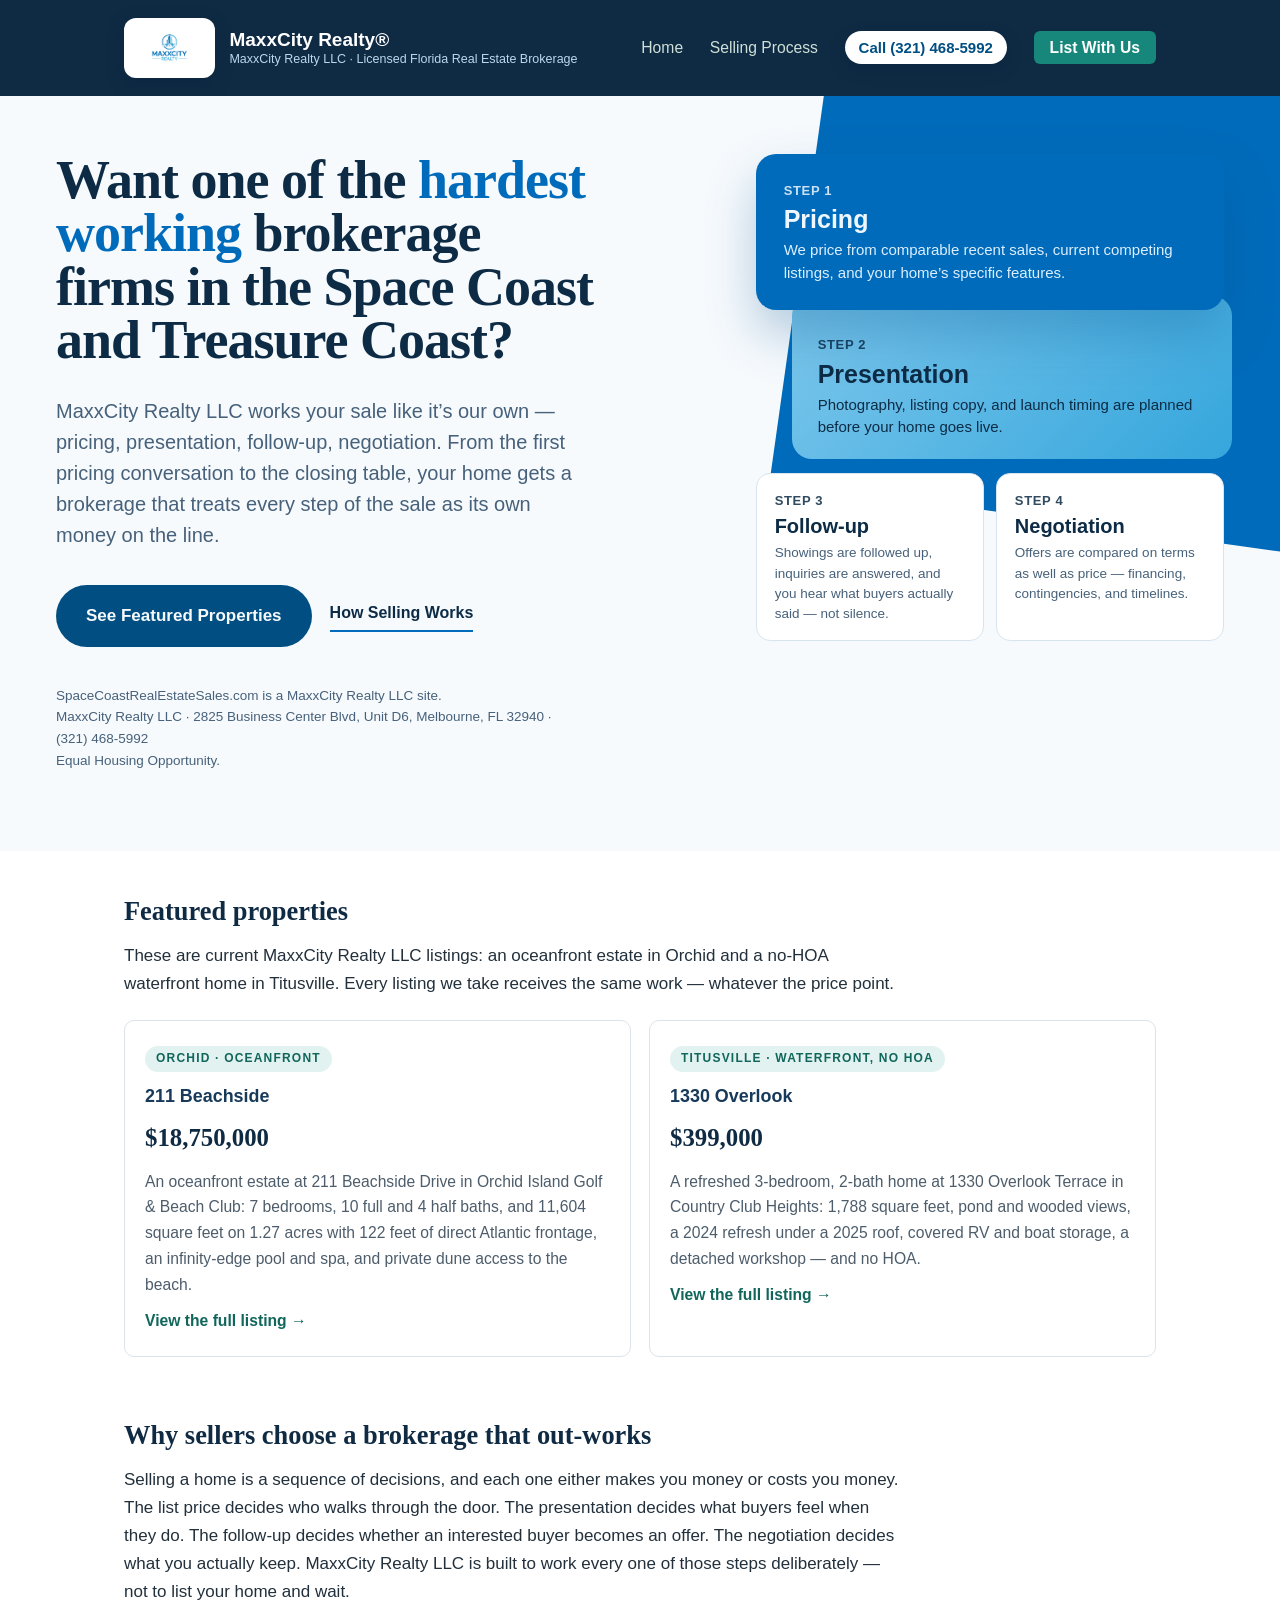
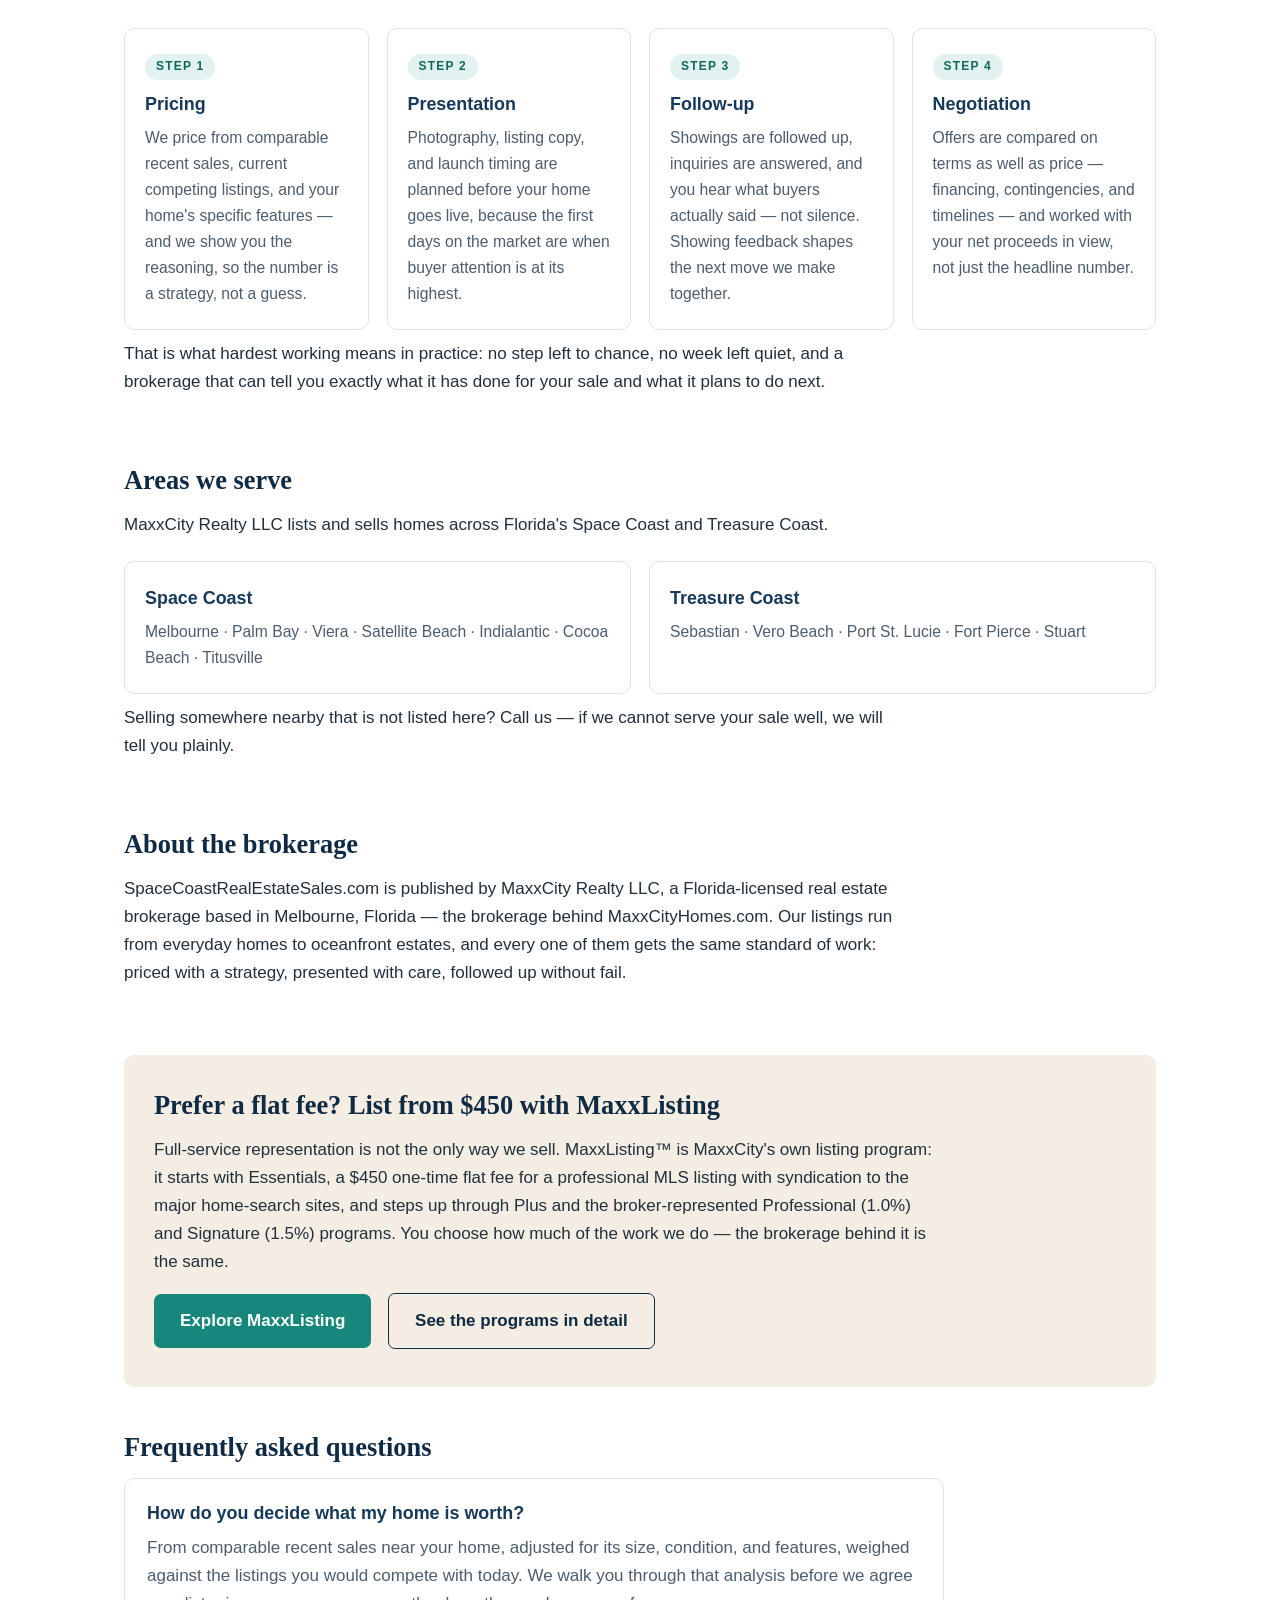
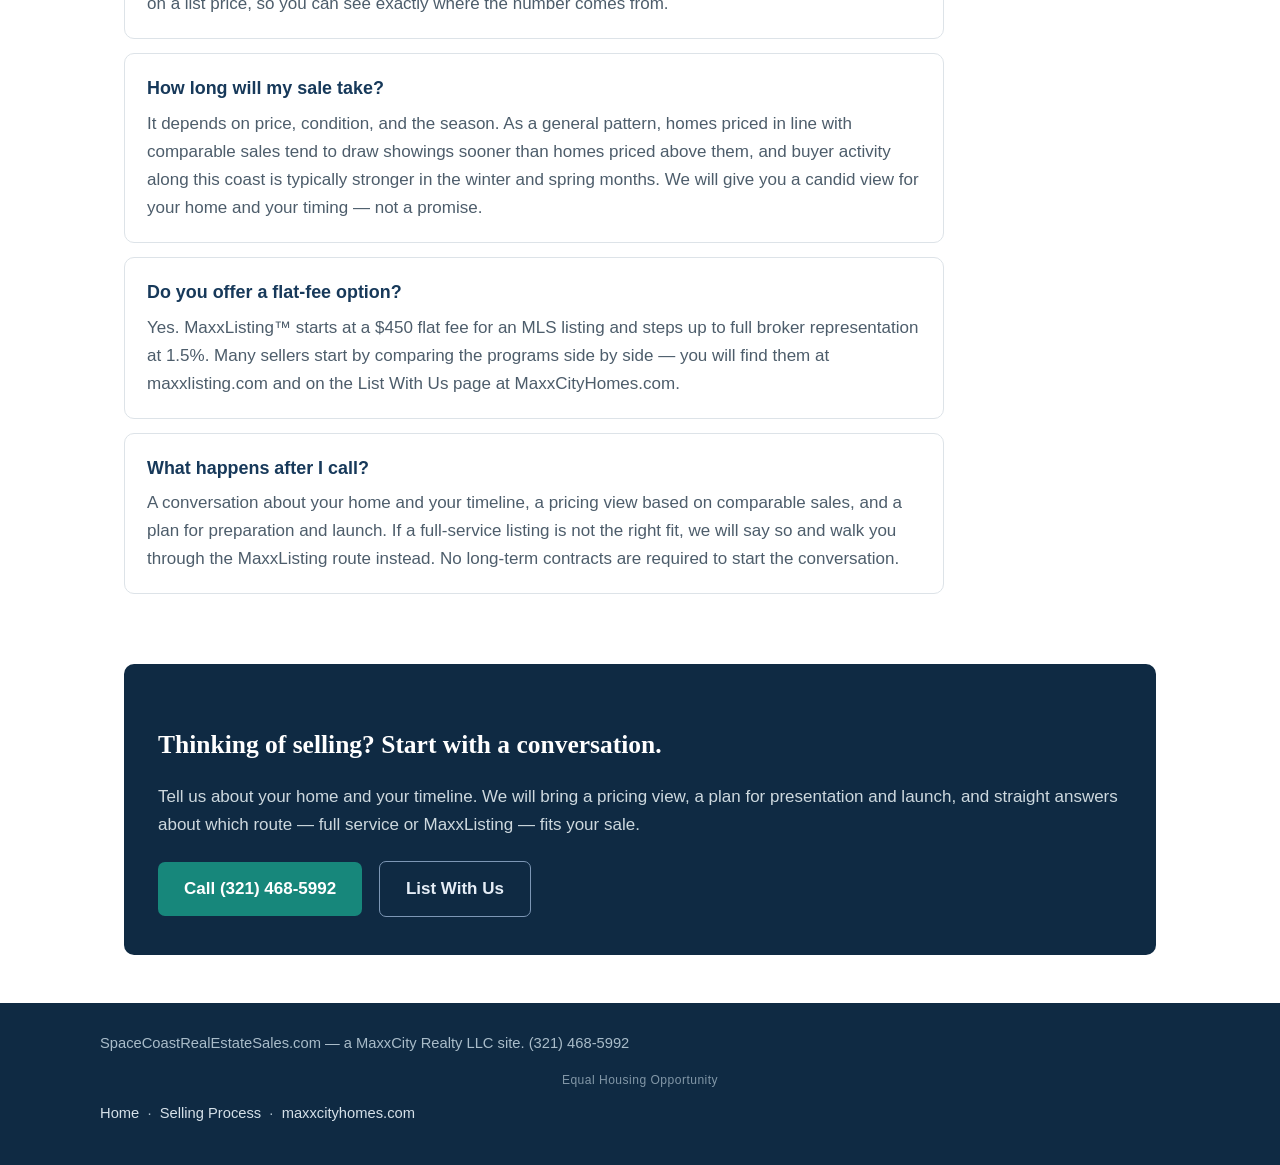
<file: index.html>
<!DOCTYPE html>
<html lang="en">
<head>
<meta charset="UTF-8">
<meta name="viewport" content="width=device-width, initial-scale=1.0">
<title>Sell Your Home on Florida's Space Coast &amp; Treasure Coast | SpaceCoast Real Estate Sales</title>
<meta name="description" content="MaxxCity Realty LLC sells homes across Florida's Space Coast and Treasure Coast — pricing, presentation, follow-up, and negotiation worked hard at every step. Full-service brokerage or flat-fee MaxxListing from $450.">
<link rel="canonical" href="https://spacecoastrealestatesales.com/">
<meta property="og:type" content="website">
<meta property="og:site_name" content="SpaceCoast Real Estate Sales">
<meta property="og:title" content="Sell Your Home on Florida's Space Coast &amp; Treasure Coast">
<meta property="og:description" content="Want one of the hardest working brokerage firms in the Space Coast and Treasure Coast? MaxxCity Realty LLC works your sale like it's our own — pricing, presentation, follow-up, negotiation.">
<meta property="og:url" content="https://spacecoastrealestatesales.com/">
<meta name="twitter:card" content="summary">
<link rel="stylesheet" href="style.css">
</head>
<body>

<header class="site-header">
  <div class="header-inner">
    <a class="bhc-brand" href="index.html"><span class="bhc-logoplate"><img src="maxxcity-logo-full.jpg" alt="MaxxCity Realty&reg; logo"></span><span class="bhc-brokerage"><span class="bhc-bname">MaxxCity Realty&reg;</span><span class="bhc-blic">MaxxCity Realty LLC · Licensed Florida Real Estate Brokerage</span></span></a>
    <nav class="main-nav">
      <a href="index.html">Home</a>
      <a href="how-it-works.html">Selling Process</a>
      <a class="bhc-phone" href="tel:+13214685992">Call (321) 468-5992</a>
      <a class="nav-cta" href="https://maxxcityhomes.com/list-with-us">List With Us</a>
    </nav>
  </div>
</header>

<section class="bhc">
  <div class="bhc-wrap">
    <div class="bhc-grid">
      <div>
        <h1 class="bhc-h1" style="font-size:54px">Want one of the <span class="bhc-a">hardest working</span> brokerage firms in the Space Coast and Treasure Coast?</h1>
        <p class="bhc-lede">MaxxCity Realty LLC works your sale like it&rsquo;s our own — pricing, presentation, follow-up, negotiation. From the first pricing conversation to the closing table, your home gets a brokerage that treats every step of the sale as its own money on the line.</p>
        <div class="bhc-actions">
          <a class="bhc-btn" href="#featured">See Featured Properties</a>
          <a class="bhc-link2" href="how-it-works.html">How Selling Works</a>
        </div>
        <p class="bhc-fine">SpaceCoastRealEstateSales.com is a MaxxCity Realty LLC site.<br>MaxxCity Realty LLC · 2825 Business Center Blvd, Unit D6, Melbourne, FL 32940 · (321) 468-5992<br>Equal Housing Opportunity.</p>
      </div>
      <div class="bhc-stack">
        <div class="bhc-block bhc-deep"><div class="bhc-n">Step 1</div><div class="bhc-bt">Pricing</div><div class="bhc-bd">We price from comparable recent sales, current competing listings, and your home&rsquo;s specific features.</div></div>
        <div class="bhc-block bhc-sky"><div class="bhc-n">Step 2</div><div class="bhc-bt">Presentation</div><div class="bhc-bd">Photography, listing copy, and launch timing are planned before your home goes live.</div></div>
        <div class="bhc-cards">
          <div class="bhc-card"><div class="bhc-n">Step 3</div><div class="bhc-bt">Follow-up</div><div class="bhc-bd">Showings are followed up, inquiries are answered, and you hear what buyers actually said — not silence.</div></div>
          <div class="bhc-card"><div class="bhc-n">Step 4</div><div class="bhc-bt">Negotiation</div><div class="bhc-bd">Offers are compared on terms as well as price — financing, contingencies, and timelines.</div></div>
        </div>
      </div>
    </div>
  </div>
</section>

<main>

  <section id="featured">
    <h2>Featured properties</h2>
    <p>These are current MaxxCity Realty LLC listings: an oceanfront estate in Orchid and a no-HOA waterfront home in Titusville. Every listing we take receives the same work — whatever the price point.</p>
    <div class="grid">
      <div class="card">
        <span class="step">Orchid · Oceanfront</span>
        <h3>211 Beachside</h3>
        <p class="price">$18,750,000</p>
        <p>An oceanfront estate at 211 Beachside Drive in Orchid Island Golf &amp; Beach Club: 7 bedrooms, 10 full and 4 half baths, and 11,604 square feet on 1.27 acres with 122 feet of direct Atlantic frontage, an infinity-edge pool and spa, and private dune access to the beach.</p>
        <p><a href="https://maxxcityhomes.com/our-listings/33aebb3c-4c64-464e-999c-2484950bedd8">View the full listing &rarr;</a></p>
      </div>
      <div class="card">
        <span class="step">Titusville · Waterfront, No HOA</span>
        <h3>1330 Overlook</h3>
        <p class="price">$399,000</p>
        <p>A refreshed 3-bedroom, 2-bath home at 1330 Overlook Terrace in Country Club Heights: 1,788 square feet, pond and wooded views, a 2024 refresh under a 2025 roof, covered RV and boat storage, a detached workshop — and no HOA.</p>
        <p><a href="https://maxxcityhomes.com/our-listings/a7a49f67-2104-443f-b4b3-2683c810a0f5">View the full listing &rarr;</a></p>
      </div>
    </div>
  </section>

  <section>
    <h2>Why sellers choose a brokerage that out-works</h2>
    <p>Selling a home is a sequence of decisions, and each one either makes you money or costs you money. The list price decides who walks through the door. The presentation decides what buyers feel when they do. The follow-up decides whether an interested buyer becomes an offer. The negotiation decides what you actually keep. MaxxCity Realty LLC is built to work every one of those steps deliberately — not to list your home and wait.</p>
    <div class="grid">
      <div class="card">
        <span class="step">Step 1</span>
        <h3>Pricing</h3>
        <p>We price from comparable recent sales, current competing listings, and your home's specific features — and we show you the reasoning, so the number is a strategy, not a guess.</p>
      </div>
      <div class="card">
        <span class="step">Step 2</span>
        <h3>Presentation</h3>
        <p>Photography, listing copy, and launch timing are planned before your home goes live, because the first days on the market are when buyer attention is at its highest.</p>
      </div>
      <div class="card">
        <span class="step">Step 3</span>
        <h3>Follow-up</h3>
        <p>Showings are followed up, inquiries are answered, and you hear what buyers actually said — not silence. Showing feedback shapes the next move we make together.</p>
      </div>
      <div class="card">
        <span class="step">Step 4</span>
        <h3>Negotiation</h3>
        <p>Offers are compared on terms as well as price — financing, contingencies, and timelines — and worked with your net proceeds in view, not just the headline number.</p>
      </div>
    </div>
    <p>That is what hardest working means in practice: no step left to chance, no week left quiet, and a brokerage that can tell you exactly what it has done for your sale and what it plans to do next.</p>
  </section>

  <section>
    <h2>Areas we serve</h2>
    <p>MaxxCity Realty LLC lists and sells homes across Florida's Space Coast and Treasure Coast.</p>
    <div class="grid">
      <div class="card">
        <h3>Space Coast</h3>
        <p>Melbourne · Palm Bay · Viera · Satellite Beach · Indialantic · Cocoa Beach · Titusville</p>
      </div>
      <div class="card">
        <h3>Treasure Coast</h3>
        <p>Sebastian · Vero Beach · Port St. Lucie · Fort Pierce · Stuart</p>
      </div>
    </div>
    <p>Selling somewhere nearby that is not listed here? Call us — if we cannot serve your sale well, we will tell you plainly.</p>
  </section>

  <section>
    <h2>About the brokerage</h2>
    <p class="narrow">SpaceCoastRealEstateSales.com is published by MaxxCity Realty LLC, a Florida-licensed real estate brokerage based in Melbourne, Florida — the brokerage behind MaxxCityHomes.com. Our listings run from everyday homes to oceanfront estates, and every one of them gets the same standard of work: priced with a strategy, presented with care, followed up without fail.</p>
  </section>

  <section class="band">
    <h2>Prefer a flat fee? List from $450 with MaxxListing</h2>
    <p class="narrow">Full-service representation is not the only way we sell. MaxxListing&trade; is MaxxCity's own listing program: it starts with Essentials, a $450 one-time flat fee for a professional MLS listing with syndication to the major home-search sites, and steps up through Plus and the broker-represented Professional (1.0%) and Signature (1.5%) programs. You choose how much of the work we do — the brokerage behind it is the same.</p>
    <p><a class="btn" href="https://maxxlisting.com/">Explore MaxxListing</a> <a class="btn ghost-dark" href="https://maxxcityhomes.com/list-with-us">See the programs in detail</a></p>
  </section>

  <section>
    <h2>Frequently asked questions</h2>

    <div class="faq-item">
      <h3>How do you decide what my home is worth?</h3>
      <p>From comparable recent sales near your home, adjusted for its size, condition, and features, weighed against the listings you would compete with today. We walk you through that analysis before we agree on a list price, so you can see exactly where the number comes from.</p>
    </div>

    <div class="faq-item">
      <h3>How long will my sale take?</h3>
      <p>It depends on price, condition, and the season. As a general pattern, homes priced in line with comparable sales tend to draw showings sooner than homes priced above them, and buyer activity along this coast is typically stronger in the winter and spring months. We will give you a candid view for your home and your timing — not a promise.</p>
    </div>

    <div class="faq-item">
      <h3>Do you offer a flat-fee option?</h3>
      <p>Yes. MaxxListing&trade; starts at a $450 flat fee for an MLS listing and steps up to full broker representation at 1.5%. Many sellers start by comparing the programs side by side — you will find them at maxxlisting.com and on the List With Us page at MaxxCityHomes.com.</p>
    </div>

    <div class="faq-item">
      <h3>What happens after I call?</h3>
      <p>A conversation about your home and your timeline, a pricing view based on comparable sales, and a plan for preparation and launch. If a full-service listing is not the right fit, we will say so and walk you through the MaxxListing route instead. No long-term contracts are required to start the conversation.</p>
    </div>
  </section>

  <div class="cta-band">
    <h2>Thinking of selling? Start with a conversation.</h2>
    <p>Tell us about your home and your timeline. We will bring a pricing view, a plan for presentation and launch, and straight answers about which route — full service or MaxxListing — fits your sale.</p>
    <a class="btn" href="tel:+13214685992">Call (321) 468-5992</a>
    <a class="btn ghost" href="https://maxxcityhomes.com/list-with-us">List With Us</a>
  </div>

</main>

<footer class="site-footer">
  <div class="footer-inner">
    <span>SpaceCoastRealEstateSales.com — a MaxxCity Realty LLC site. (321) 468-5992</span>
    <span class="equal-housing">Equal Housing Opportunity</span>
    <span><a href="index.html">Home</a> &nbsp;·&nbsp; <a href="how-it-works.html">Selling Process</a> &nbsp;·&nbsp; <a href="https://maxxcityhomes.com">maxxcityhomes.com</a></span>
  </div>
</footer>

</body>
</html>
</file>
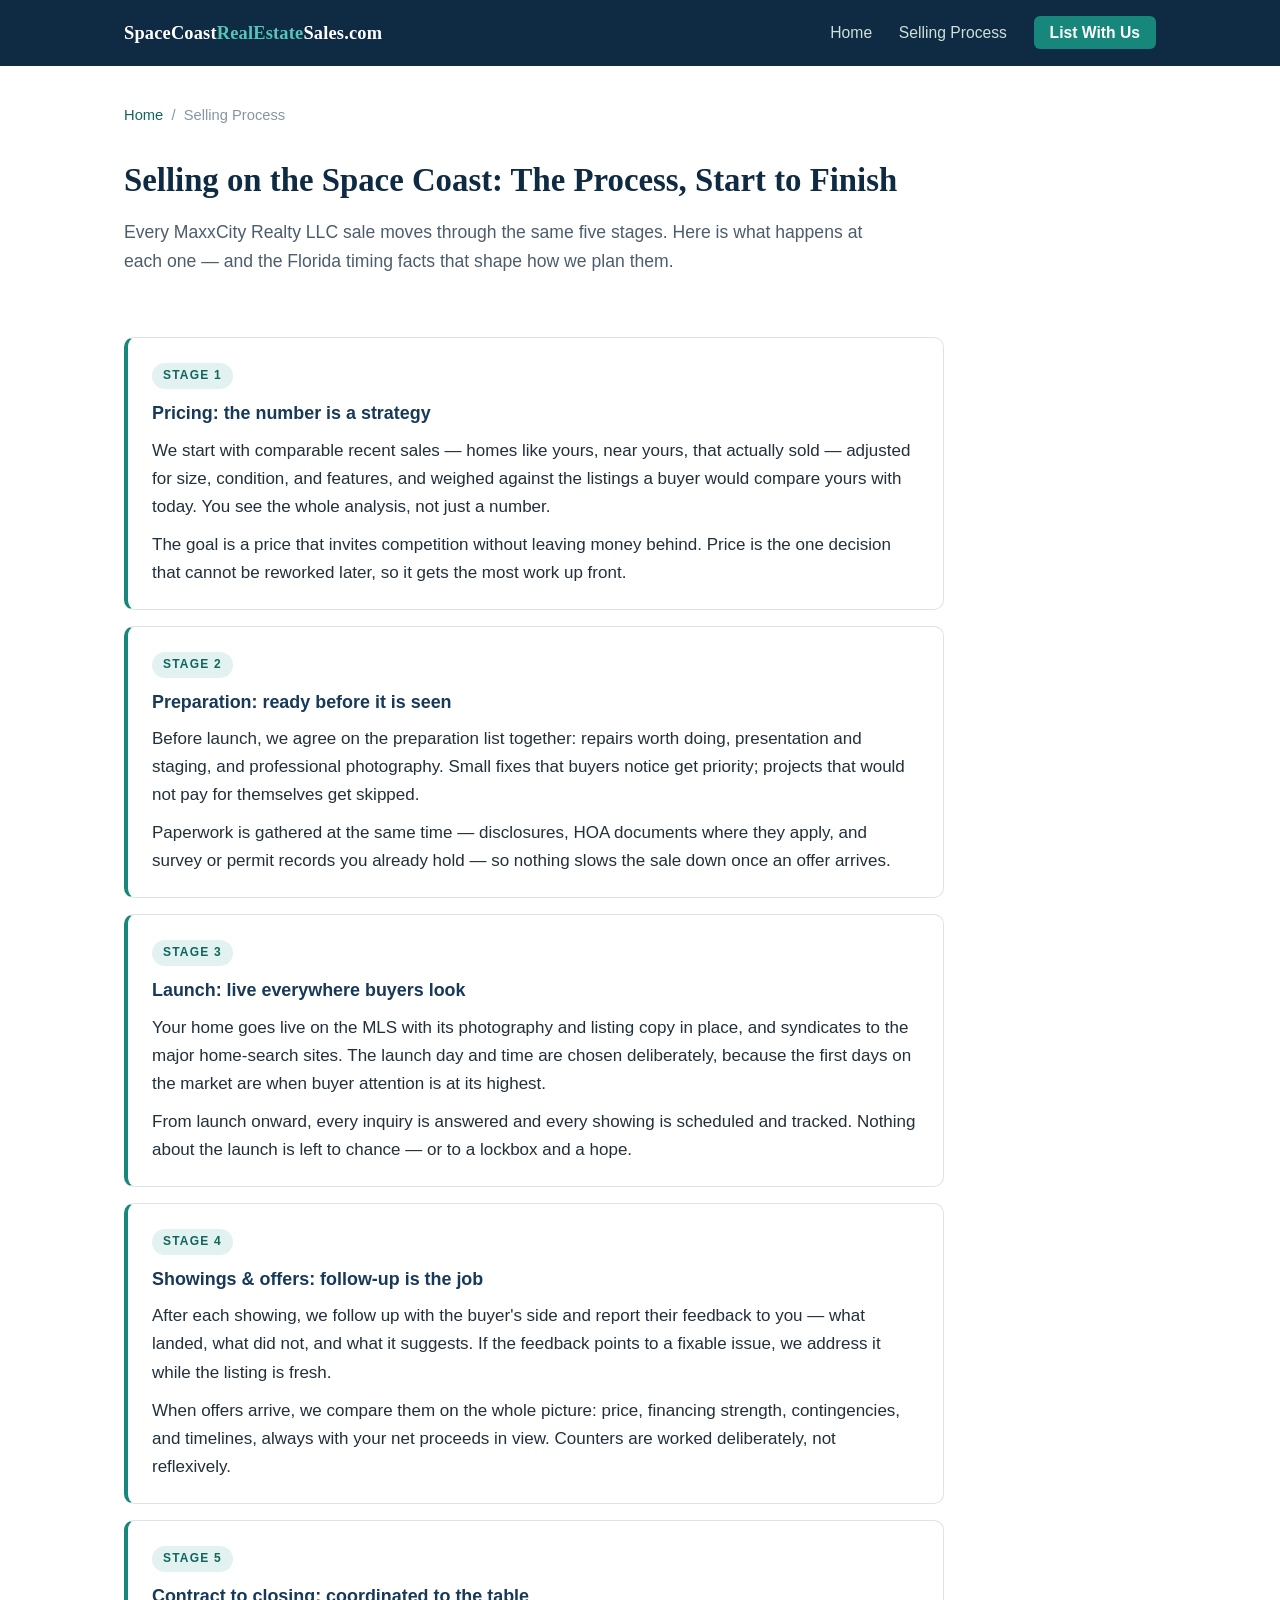
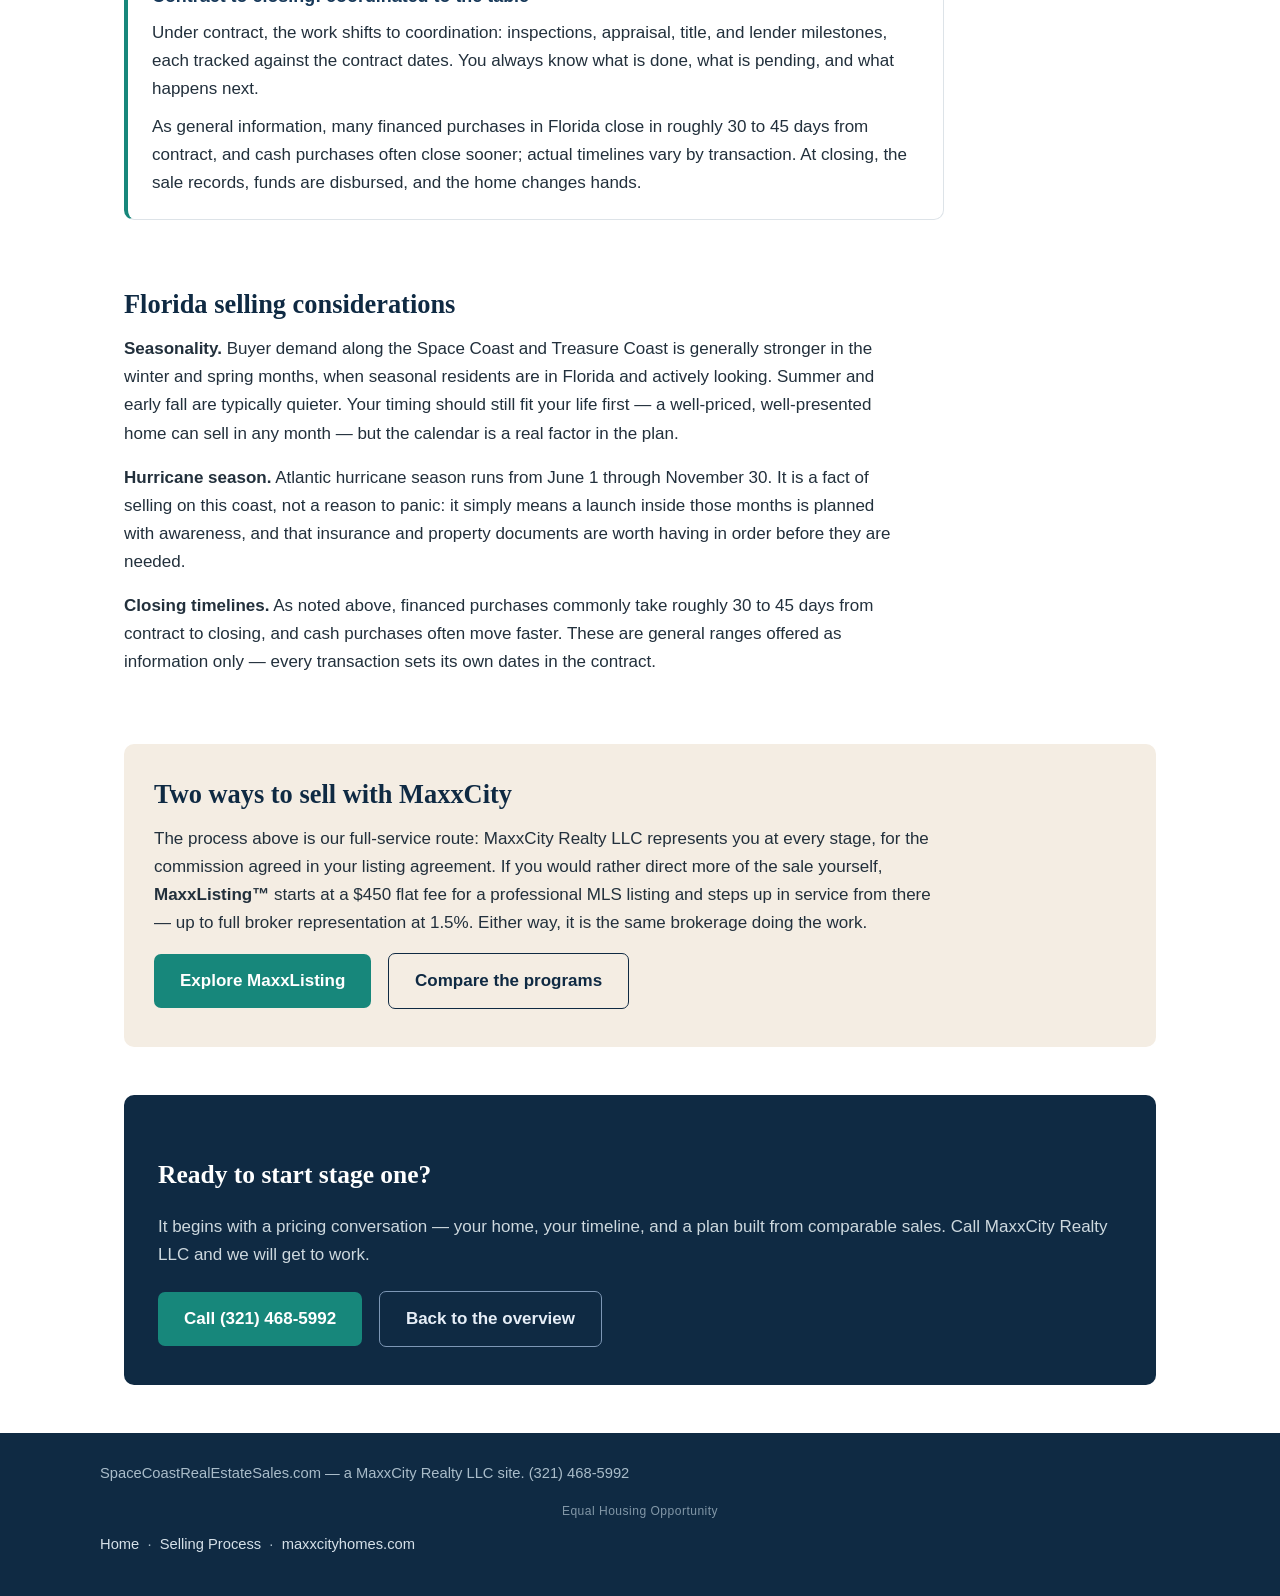
<file: how-it-works.html>
<!DOCTYPE html>
<html lang="en">
<head>
<meta charset="UTF-8">
<meta name="viewport" content="width=device-width, initial-scale=1.0">
<title>Selling on the Space Coast: The Process, Start to Finish | SpaceCoast Real Estate Sales</title>
<meta name="description" content="How selling a home works with MaxxCity Realty LLC on Florida's Space Coast and Treasure Coast: pricing, preparation, launch, showings and offers, and closing — plus factual Florida timing considerations.">
<link rel="canonical" href="https://spacecoastrealestatesales.com/how-it-works.html">
<meta property="og:type" content="article">
<meta property="og:site_name" content="SpaceCoast Real Estate Sales">
<meta property="og:title" content="Selling on the Space Coast: The Process, Start to Finish">
<meta property="og:description" content="The five stages of a Space Coast home sale with MaxxCity Realty LLC — pricing, preparation, launch, showings and offers, closing — and the Florida timing facts that shape them.">
<meta property="og:url" content="https://spacecoastrealestatesales.com/how-it-works.html">
<meta name="twitter:card" content="summary">
<link rel="stylesheet" href="style.css">
</head>
<body>

<header class="site-header">
  <div class="header-inner">
    <a class="wordmark" href="index.html">SpaceCoast<span>RealEstate</span>Sales.com</a>
    <nav class="main-nav">
      <a href="index.html">Home</a>
      <a href="how-it-works.html">Selling Process</a>
      <a class="nav-cta" href="https://maxxcityhomes.com/list-with-us">List With Us</a>
    </nav>
  </div>
</header>

<main>

  <p class="crumb"><a href="index.html">Home</a> &nbsp;/&nbsp; Selling Process</p>

  <div class="page-head">
    <h1>Selling on the Space Coast: The Process, Start to Finish</h1>
    <p class="lede">Every MaxxCity Realty LLC sale moves through the same five stages. Here is what happens at each one — and the Florida timing facts that shape how we plan them.</p>
  </div>

  <section>
    <div class="stage-list">

      <div class="stage-block">
        <span class="step">Stage 1</span>
        <h3>Pricing: the number is a strategy</h3>
        <p>We start with comparable recent sales — homes like yours, near yours, that actually sold — adjusted for size, condition, and features, and weighed against the listings a buyer would compare yours with today. You see the whole analysis, not just a number.</p>
        <p>The goal is a price that invites competition without leaving money behind. Price is the one decision that cannot be reworked later, so it gets the most work up front.</p>
      </div>

      <div class="stage-block">
        <span class="step">Stage 2</span>
        <h3>Preparation: ready before it is seen</h3>
        <p>Before launch, we agree on the preparation list together: repairs worth doing, presentation and staging, and professional photography. Small fixes that buyers notice get priority; projects that would not pay for themselves get skipped.</p>
        <p>Paperwork is gathered at the same time — disclosures, HOA documents where they apply, and survey or permit records you already hold — so nothing slows the sale down once an offer arrives.</p>
      </div>

      <div class="stage-block">
        <span class="step">Stage 3</span>
        <h3>Launch: live everywhere buyers look</h3>
        <p>Your home goes live on the MLS with its photography and listing copy in place, and syndicates to the major home-search sites. The launch day and time are chosen deliberately, because the first days on the market are when buyer attention is at its highest.</p>
        <p>From launch onward, every inquiry is answered and every showing is scheduled and tracked. Nothing about the launch is left to chance — or to a lockbox and a hope.</p>
      </div>

      <div class="stage-block">
        <span class="step">Stage 4</span>
        <h3>Showings &amp; offers: follow-up is the job</h3>
        <p>After each showing, we follow up with the buyer's side and report their feedback to you — what landed, what did not, and what it suggests. If the feedback points to a fixable issue, we address it while the listing is fresh.</p>
        <p>When offers arrive, we compare them on the whole picture: price, financing strength, contingencies, and timelines, always with your net proceeds in view. Counters are worked deliberately, not reflexively.</p>
      </div>

      <div class="stage-block">
        <span class="step">Stage 5</span>
        <h3>Contract to closing: coordinated to the table</h3>
        <p>Under contract, the work shifts to coordination: inspections, appraisal, title, and lender milestones, each tracked against the contract dates. You always know what is done, what is pending, and what happens next.</p>
        <p>As general information, many financed purchases in Florida close in roughly 30 to 45 days from contract, and cash purchases often close sooner; actual timelines vary by transaction. At closing, the sale records, funds are disbursed, and the home changes hands.</p>
      </div>

    </div>
  </section>

  <section>
    <h2>Florida selling considerations</h2>
    <p class="narrow"><strong>Seasonality.</strong> Buyer demand along the Space Coast and Treasure Coast is generally stronger in the winter and spring months, when seasonal residents are in Florida and actively looking. Summer and early fall are typically quieter. Your timing should still fit your life first — a well-priced, well-presented home can sell in any month — but the calendar is a real factor in the plan.</p>
    <p class="narrow"><strong>Hurricane season.</strong> Atlantic hurricane season runs from June 1 through November 30. It is a fact of selling on this coast, not a reason to panic: it simply means a launch inside those months is planned with awareness, and that insurance and property documents are worth having in order before they are needed.</p>
    <p class="narrow"><strong>Closing timelines.</strong> As noted above, financed purchases commonly take roughly 30 to 45 days from contract to closing, and cash purchases often move faster. These are general ranges offered as information only — every transaction sets its own dates in the contract.</p>
  </section>

  <section class="band">
    <h2>Two ways to sell with MaxxCity</h2>
    <p class="narrow">The process above is our full-service route: MaxxCity Realty LLC represents you at every stage, for the commission agreed in your listing agreement. If you would rather direct more of the sale yourself, <strong>MaxxListing&trade;</strong> starts at a $450 flat fee for a professional MLS listing and steps up in service from there — up to full broker representation at 1.5%. Either way, it is the same brokerage doing the work.</p>
    <p><a class="btn" href="https://maxxlisting.com/">Explore MaxxListing</a> <a class="btn ghost-dark" href="https://maxxcityhomes.com/list-with-us">Compare the programs</a></p>
  </section>

  <div class="cta-band">
    <h2>Ready to start stage one?</h2>
    <p>It begins with a pricing conversation — your home, your timeline, and a plan built from comparable sales. Call MaxxCity Realty LLC and we will get to work.</p>
    <a class="btn" href="tel:+13214685992">Call (321) 468-5992</a>
    <a class="btn ghost" href="index.html">Back to the overview</a>
  </div>

</main>

<footer class="site-footer">
  <div class="footer-inner">
    <span>SpaceCoastRealEstateSales.com — a MaxxCity Realty LLC site. (321) 468-5992</span>
    <span class="equal-housing">Equal Housing Opportunity</span>
    <span><a href="index.html">Home</a> &nbsp;·&nbsp; <a href="how-it-works.html">Selling Process</a> &nbsp;·&nbsp; <a href="https://maxxcityhomes.com">maxxcityhomes.com</a></span>
  </div>
</footer>

</body>
</html>
</file>
<file: style.css>
/* SpaceCoast Real Estate Sales — microsite styles
   Coastal Florida realty palette: deep navy, coastal teal, warm sand.
   Serif display headlines (Georgia), system sans body.
   Shared design spec across the MaxxCity Realty microsites.
   No external assets. */

:root {
  --navy: #0F2A43;
  --navy-2: #17395a;
  --teal: #17877B;
  --teal-dark: #11665c;
  --sand: #F4EDE3;
  --ink: #22303C;
  --muted: #4d5d6b;
  --muted-light: #8496a5;
  --bg: #ffffff;
  --card: #ffffff;
  --line: #dde3e8;
  --radius: 10px;
}

* { box-sizing: border-box; }

html { scroll-behavior: smooth; }

body {
  margin: 0;
  font-family: -apple-system, BlinkMacSystemFont, "Segoe UI", Roboto,
    "Helvetica Neue", Arial, sans-serif;
  color: var(--ink);
  background: var(--bg);
  line-height: 1.65;
  font-size: 17px;
}

h1, h2, .wordmark, .price {
  font-family: Georgia, "Times New Roman", Times, serif;
}

a { color: var(--teal-dark); }
a:hover { color: var(--teal); }

/* ---------- Header ---------- */
.site-header {
  background: var(--navy);
  color: #fff;
}
.header-inner {
  max-width: 1080px;
  margin: 0 auto;
  padding: 18px 24px;
  display: flex;
  flex-wrap: wrap;
  align-items: center;
  justify-content: space-between;
  gap: 12px;
}
.wordmark {
  color: #fff;
  text-decoration: none;
  font-weight: 700;
  font-size: 1.15rem;
  letter-spacing: 0.01em;
}
.wordmark span { color: #57c4b8; }
.main-nav a {
  color: #cfe0d8;
  text-decoration: none;
  margin-left: 22px;
  font-size: 0.98rem;
}
.main-nav a:hover { color: #fff; }
.main-nav a.nav-cta {
  background: var(--teal);
  color: #fff;
  padding: 8px 16px;
  border-radius: 6px;
  font-weight: 600;
}
.main-nav a.nav-cta:hover { background: var(--teal-dark); }

/* ---------- Hero ---------- */
.hero {
  background: linear-gradient(160deg, var(--navy) 0%, var(--navy-2) 70%, #1d4e4a 100%);
  color: #fff;
  padding: 64px 24px 72px;
}
.hero-inner { max-width: 820px; margin: 0 auto; }
.hero .eyebrow {
  text-transform: uppercase;
  letter-spacing: 0.14em;
  font-size: 0.78rem;
  font-weight: 700;
  color: #8fd8cf;
  margin: 0 0 14px;
}
.hero h1 {
  font-size: 2.45rem;
  line-height: 1.18;
  margin: 0 0 18px;
  font-weight: 700;
}
.hero p.lede {
  font-size: 1.16rem;
  color: #dde8e4;
  margin: 0 0 28px;
  max-width: 680px;
}
.btn {
  display: inline-block;
  background: var(--teal);
  color: #fff;
  text-decoration: none;
  font-weight: 600;
  padding: 13px 26px;
  border-radius: 7px;
  margin-right: 12px;
}
.btn:hover { background: var(--teal-dark); color: #fff; }
.btn.ghost {
  background: transparent;
  border: 1px solid #7d97b5;
  color: #e6eef7;
}
.btn.ghost:hover { border-color: #fff; color: #fff; }
.btn.ghost-dark {
  background: transparent;
  border: 1px solid var(--navy);
  color: var(--navy);
}
.btn.ghost-dark:hover { background: var(--navy); color: #fff; }

/* ---------- Layout ---------- */
main { max-width: 1080px; margin: 0 auto; padding: 0 24px; }
section { padding: 44px 0 8px; }
section h2 {
  font-size: 1.65rem;
  line-height: 1.25;
  color: var(--navy);
  margin: 0 0 14px;
}
section h3 { color: var(--navy-2); margin: 0 0 8px; font-size: 1.12rem; }
section p { max-width: 780px; margin: 0 0 16px; }
.narrow { max-width: 780px; }

/* ---------- Sand band ---------- */
section.band {
  background: var(--sand);
  border-radius: var(--radius);
  padding: 34px 30px 22px;
  margin-top: 44px;
}

/* ---------- Card grids ---------- */
.grid {
  display: grid;
  grid-template-columns: repeat(auto-fit, minmax(230px, 1fr));
  gap: 18px;
  margin: 22px 0 10px;
}
.card {
  background: var(--card);
  border: 1px solid var(--line);
  border-radius: var(--radius);
  padding: 22px 20px;
}
.card .step {
  display: inline-block;
  font-size: 0.75rem;
  font-weight: 700;
  letter-spacing: 0.1em;
  text-transform: uppercase;
  color: var(--teal-dark);
  background: #e2f2f0;
  border-radius: 20px;
  padding: 3px 11px;
  margin-bottom: 10px;
}
.card .price {
  font-size: 1.55rem;
  font-weight: 700;
  color: var(--navy);
  margin: 0 0 10px;
}
.card p { margin: 0 0 10px; font-size: 0.98rem; color: var(--muted); }
.card p:last-child { margin-bottom: 0; }
.card h3 { margin-bottom: 6px; }
.card a { font-weight: 600; text-decoration: none; }
.card a:hover { text-decoration: underline; }

/* ---------- Deep-dive stage list (selling process) ---------- */
.stage-list { max-width: 820px; }
.stage-block {
  background: var(--card);
  border: 1px solid var(--line);
  border-left: 4px solid var(--teal);
  border-radius: var(--radius);
  padding: 22px 24px;
  margin-bottom: 16px;
}
.stage-block .step {
  display: inline-block;
  font-size: 0.75rem;
  font-weight: 700;
  letter-spacing: 0.1em;
  text-transform: uppercase;
  color: var(--teal-dark);
  background: #e2f2f0;
  border-radius: 20px;
  padding: 3px 11px;
  margin-bottom: 10px;
}
.stage-block p { margin: 0 0 10px; }
.stage-block p:last-child { margin-bottom: 0; }

/* ---------- FAQ ---------- */
.faq-item {
  background: var(--card);
  border: 1px solid var(--line);
  border-radius: var(--radius);
  padding: 20px 22px;
  margin-bottom: 14px;
  max-width: 820px;
}
.faq-item h3 { margin-bottom: 6px; }
.faq-item p { margin: 0; color: var(--muted); }

/* ---------- CTA band ---------- */
.cta-band {
  background: var(--navy);
  color: #fff;
  border-radius: var(--radius);
  padding: 38px 34px;
  margin: 48px 0;
  text-align: left;
}
.cta-band h2 { color: #fff; margin-bottom: 10px; font-family: Georgia, "Times New Roman", Times, serif; }
.cta-band p { color: #cdd8de; margin-bottom: 22px; }

/* ---------- Footer ---------- */
.site-footer {
  background: var(--navy);
  margin-top: 24px;
  padding: 28px 24px 40px;
  color: #a9bcc9;
  font-size: 0.92rem;
}
.footer-inner {
  max-width: 1080px;
  margin: 0 auto;
  display: flex;
  flex-wrap: wrap;
  gap: 10px 28px;
  justify-content: space-between;
}
.site-footer a { color: #d5e0e8; text-decoration: none; }
.site-footer a:hover { text-decoration: underline; }

/* ---------- Breadcrumb (subpage) ---------- */
.crumb { padding: 22px 0 0; font-size: 0.92rem; color: var(--muted-light); }
.crumb a { text-decoration: none; }
.crumb a:hover { text-decoration: underline; }
.page-head { padding-top: 18px; }
.page-head h1 { font-size: 2.05rem; color: var(--navy); line-height: 1.22; margin: 0 0 12px; }
.page-head p.lede { font-size: 1.1rem; color: var(--muted); max-width: 760px; }

/* ---------- Responsive ---------- */
@media (max-width: 640px) {
  body { font-size: 16px; }
  .hero { padding: 44px 20px 52px; }
  .hero h1 { font-size: 1.85rem; }
  .page-head h1 { font-size: 1.6rem; }
  section h2 { font-size: 1.4rem; }
  .main-nav a { margin-left: 14px; }
  .btn { display: block; text-align: center; margin: 0 0 10px; }
  .cta-band { padding: 28px 22px; }
  section.band { padding: 26px 20px 14px; }
}

.equal-housing { display: block; width: 100%; text-align: center; margin-top: 6px; font-size: 0.82em; opacity: 0.75; letter-spacing: 0.04em; }

/* ===== MaxxCity brand bar + bold hero (bhc-) — 2026-11-17 rollout, MaxxListing v2 pattern ===== */
.bhc-brand{display:flex;align-items:center;gap:14px;text-decoration:none}
.bhc-logoplate{background:#fff;border-radius:12px;padding:6px 12px;display:flex;align-items:center;box-shadow:0 6px 18px rgba(0,30,60,.25)}
.bhc-logoplate img{height:48px;width:auto;display:block}
.bhc-brokerage{display:flex;flex-direction:column;line-height:1.25}
.bhc-bname{color:#fff;font-weight:800;font-size:19px}
.bhc-blic{color:#bcd7ee;font-size:12.5px}
.main-nav a.bhc-phone{font-weight:700;font-size:15px;color:#004e82;text-decoration:none;background:#fff;padding:8px 14px;border-radius:999px;white-space:nowrap;box-shadow:0 6px 16px rgba(0,30,60,.25)}
.bhc{position:relative;background:#f6fafd;color:#0d2b45;overflow:clip;padding:58px 56px 64px}
.bhc::after{content:"";position:absolute;background:#006bba;width:620px;height:620px;right:-150px;top:-190px;transform:rotate(8deg);z-index:0}
.bhc-wrap{position:relative;z-index:2;max-width:1360px;margin:0 auto}
.bhc-grid{display:grid;grid-template-columns:minmax(0,7fr) minmax(0,5fr);gap:44px;align-items:start}
.bhc-h1{font-weight:800;line-height:.99;letter-spacing:-1px;margin:0;overflow-wrap:break-word;text-wrap:balance;color:#0d2b45}
.bhc-a{color:#006bba}
.bhc-lede{margin-top:28px;font-size:20px;line-height:1.55;color:#47617a;max-width:540px}
.bhc-actions{margin-top:34px;display:flex;gap:18px;align-items:center;flex-wrap:wrap}
.bhc-btn{display:inline-block;background:#004e82;color:#f6fafd;font-weight:700;font-size:17px;text-decoration:none;padding:17px 30px;border-radius:999px;transition:transform .18s ease}
.bhc-btn:hover{transform:translateY(-2px);color:#f6fafd}
.bhc-link2{color:#0d2b45;font-weight:600;font-size:16px;text-decoration:none;border-bottom:2px solid #006bba;padding-bottom:3px}
.bhc-fine{margin-top:38px;font-size:13.5px;color:#47617a;line-height:1.6;max-width:520px}
.bhc-stack{position:relative}
.bhc-block{border-radius:20px;padding:26px 28px;position:relative}
.bhc-deep{background:#006bba;color:#eef7ff;box-shadow:0 24px 50px rgba(0,80,140,.28);z-index:3}
.bhc-sky{background:linear-gradient(135deg,#7cc7ec,#35a6dc);color:#0d2b45;margin:-14px -8px 0 36px;z-index:2;padding:38px 26px 20px}
.bhc-n{font-size:13px;font-weight:700;letter-spacing:.05em;text-transform:uppercase;opacity:.85}
.bhc-bt{font-size:25px;font-weight:800;margin-top:3px;line-height:1.2}
.bhc-bd{font-size:15px;line-height:1.5;margin-top:5px}
.bhc-deep .bhc-bd{color:#dcefff}
.bhc-cards{display:grid;grid-template-columns:1fr 1fr;gap:12px;margin-top:14px}
.bhc-card{background:#fff;border:1px solid #d7e5ef;border-radius:14px;padding:16px 18px}
.bhc-card .bhc-bt{font-size:20px}
.bhc-card .bhc-bd{font-size:13.5px;color:#47617a}
.bhc-wide{margin-top:14px}
.bhc-wide .bhc-bd{font-size:14.5px;color:#47617a;line-height:1.6}
@media (max-width:900px){
  .bhc{padding:44px 24px 54px}
  .bhc-grid{grid-template-columns:1fr}
  .bhc-h1{font-size:46px !important}
  .bhc-sky{margin-left:0;margin-right:0}
  .bhc-brokerage{display:none}
}
@media (prefers-reduced-motion: reduce){
  .bhc-btn{transition:none}
  .bhc-btn:hover{transform:none}
}
</file>
